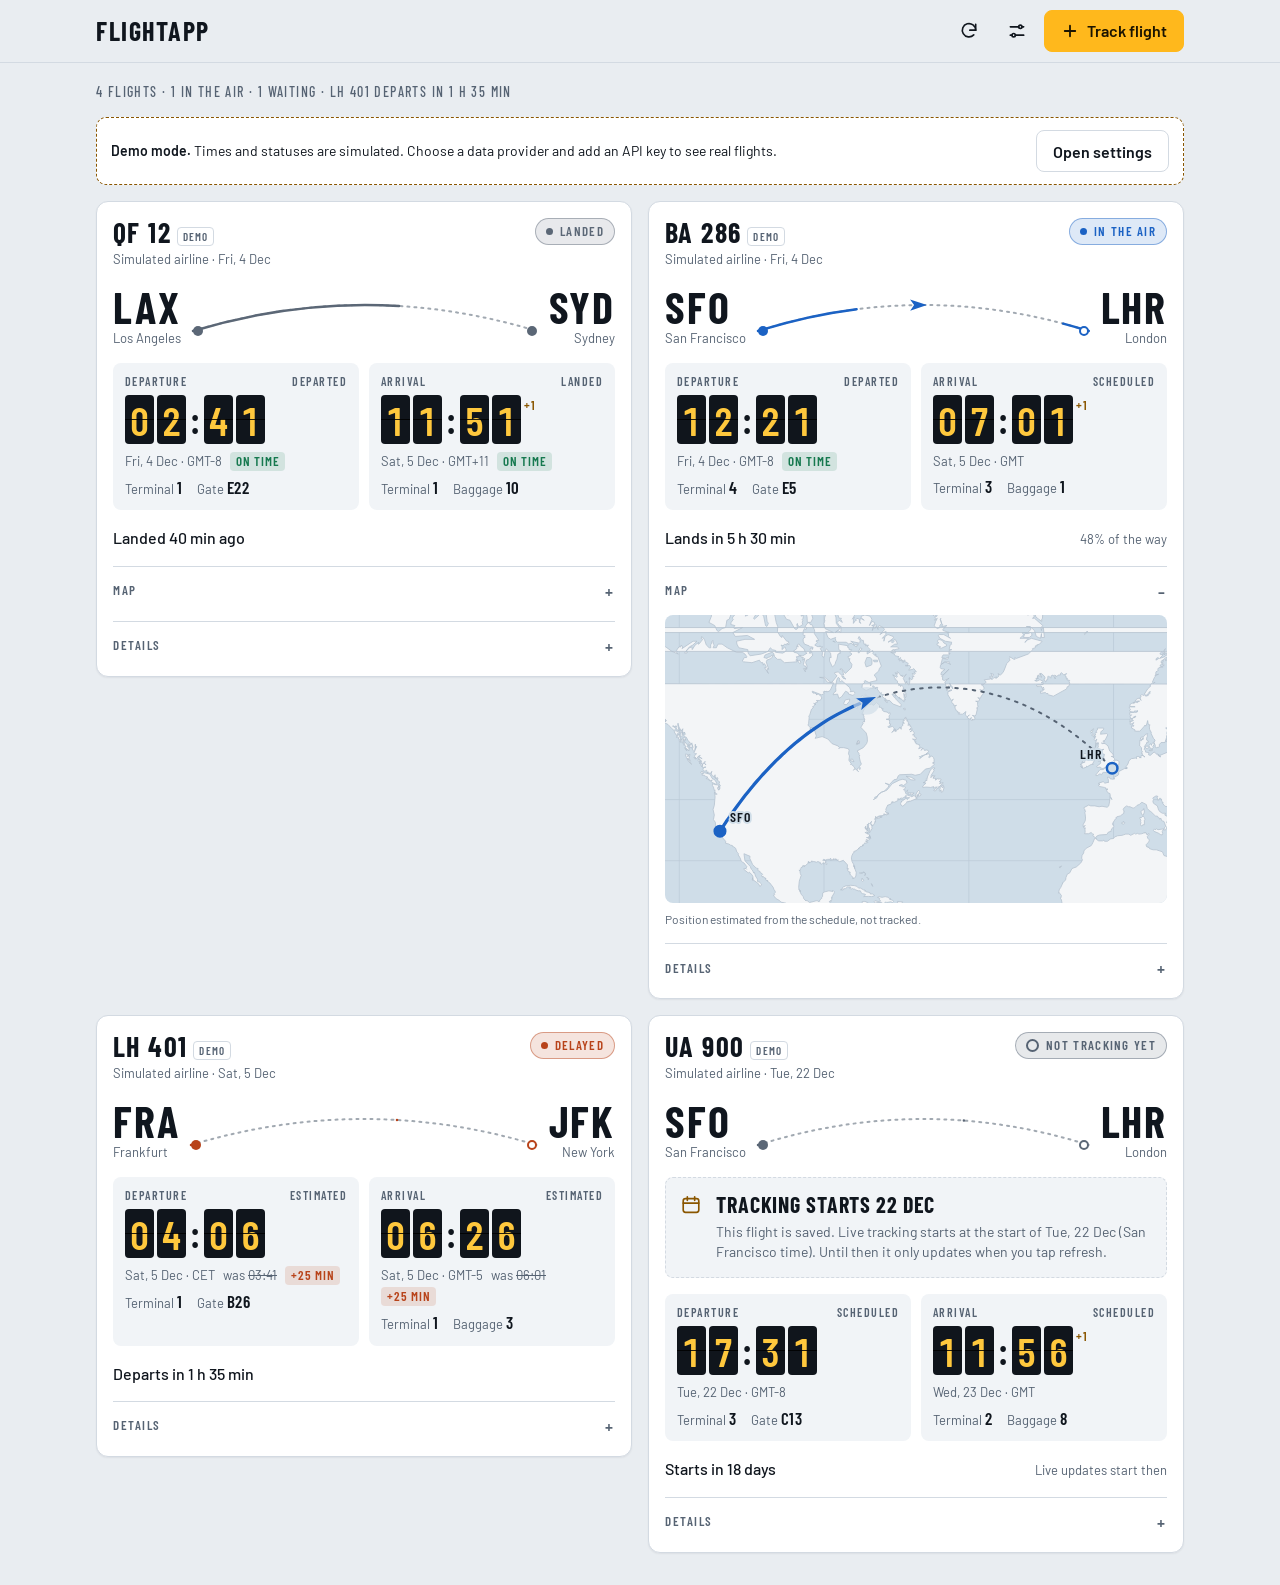
<file: index.html>
<!doctype html>
<html lang="en">
<head>
<meta charset="utf-8">
<meta name="viewport" content="width=device-width, initial-scale=1, viewport-fit=cover">
<title>Flightapp</title>
<meta name="description" content="Live status for the flights you are tracking: gates, delays, progress and arrival times.">
<meta name="theme-color" content="#e9edf1" media="(prefers-color-scheme: light)">
<meta name="theme-color" content="#0b0f14" media="(prefers-color-scheme: dark)">
<meta name="color-scheme" content="light dark">
<link rel="manifest" href="manifest.webmanifest">
<link rel="icon" href="icons/icon.svg" type="image/svg+xml">
<link rel="apple-touch-icon" href="icons/apple-touch-icon.png">
<meta name="apple-mobile-web-app-capable" content="yes">
<meta name="mobile-web-app-capable" content="yes">
<meta name="apple-mobile-web-app-title" content="Flightapp">
<link rel="preload" href="fonts/barlow-condensed-latin-600-normal.woff2" as="font" type="font/woff2" crossorigin>
<link rel="stylesheet" href="styles.css">
</head>
<body>
<header class="bar">
  <div class="bar-in">
    <h1 class="brand">Flightapp</h1>
    <span id="net" class="net" role="status" aria-live="polite"></span>
    <div class="bar-actions">
      <button id="btn-refresh" class="icon-btn" type="button" aria-label="Refresh all flights" title="Refresh all">
        <svg viewBox="0 0 24 24" width="20" height="20" fill="none" stroke="currentColor" stroke-width="2" stroke-linecap="round" stroke-linejoin="round" aria-hidden="true"><path d="M20 11a8 8 0 1 0-2.3 5.7"/><path d="M20 4v7h-7"/></svg>
      </button>
      <button id="btn-settings" class="icon-btn" type="button" aria-label="Settings" title="Settings">
        <svg viewBox="0 0 24 24" width="20" height="20" fill="none" stroke="currentColor" stroke-width="2" stroke-linecap="round" stroke-linejoin="round" aria-hidden="true"><path d="M4 7h10M18 7h2M4 17h2M10 17h10"/><circle cx="16" cy="7" r="2"/><circle cx="8" cy="17" r="2"/></svg>
      </button>
      <button id="btn-add" class="btn btn-primary" type="button" aria-label="Track a flight">
        <svg viewBox="0 0 24 24" width="18" height="18" fill="none" stroke="currentColor" stroke-width="2.4" stroke-linecap="round" aria-hidden="true"><path d="M12 5v14M5 12h14"/></svg>
        <span>Track flight</span>
      </button>
    </div>
  </div>
</header>

<main class="wrap">
  <p id="summary" class="summary" aria-live="polite"></p>
  <div id="banner" class="banner" hidden>
    <p><strong>Demo mode.</strong> Times and statuses are simulated. Choose a data provider and add an API key to see real flights.</p>
    <button id="banner-settings" class="btn" type="button">Open settings</button>
  </div>
  <section id="list" class="grid" aria-label="Tracked flights"></section>
  <div id="empty" class="empty" hidden>
    <p class="empty-title">No flights yet</p>
    <p>Add a flight number, the date it departs and the two airports. The board updates itself while this app is open.</p>
    <button id="empty-add" class="btn btn-primary" type="button">Track a flight</button>
    <a class="empty-link" href="guide.html">How it works</a>
  </div>
</main>

<dialog id="dlg-add" aria-labelledby="add-title">
  <form id="form-add" method="dialog" novalidate>
    <h2 id="add-title">Track a flight</h2>
    <div class="fields">
      <label class="field span2" for="f-ident">
        <span>Flight number</span>
        <input id="f-ident" name="ident" type="text" inputmode="text" autocomplete="off" autocapitalize="characters" spellcheck="false" placeholder="BA 286" maxlength="10" required>
      </label>
      <label class="field span2" for="f-date">
        <span>Departure date <small>(local to the departure airport)</small></span>
        <input id="f-date" name="date" type="date" required>
      </label>
      <label class="field" for="f-from">
        <span>From</span>
        <input id="f-from" name="from" type="text" list="airports" autocomplete="off" autocapitalize="characters" spellcheck="false" placeholder="SFO" maxlength="3" required>
      </label>
      <label class="field" for="f-to">
        <span>To</span>
        <input id="f-to" name="to" type="text" list="airports" autocomplete="off" autocapitalize="characters" spellcheck="false" placeholder="LHR" maxlength="3" required>
      </label>
    </div>
    <p class="hint">Use the 3-letter IATA airport codes. Flights with stops share one number, so the two airports pick the right leg.</p>
    <p id="add-error" class="form-error" role="alert" hidden></p>
    <div class="actions">
      <button class="btn" type="button" data-close>Cancel</button>
      <button class="btn btn-primary" type="submit">Start tracking</button>
    </div>
  </form>
  <datalist id="airports"></datalist>
</dialog>

<dialog id="dlg-set" aria-labelledby="set-title">
  <form id="form-set" method="dialog" novalidate>
    <h2 id="set-title">Settings</h2>
    <div class="fields">
      <label class="field span2" for="s-provider">
        <span>Flight data provider</span>
        <select id="s-provider" name="provider"></select>
      </label>
      <label class="field span2" for="s-key" id="row-key">
        <span>API key</span>
        <input id="s-key" name="apiKey" type="password" autocomplete="off" spellcheck="false">
      </label>
      <label class="field span2" for="s-proxy" id="row-proxy">
        <span>Proxy address <small>(optional)</small></span>
        <input id="s-proxy" name="proxy" type="url" autocomplete="off" spellcheck="false" placeholder="https://your-proxy.example.workers.dev">
      </label>
      <label class="field span2" for="s-refresh">
        <span>Refresh during a flight</span>
        <select id="s-refresh" name="refresh">
          <option value="5">Every 5 minutes</option>
          <option value="15">Every 15 minutes</option>
          <option value="30">Every 30 minutes</option>
          <option value="0">Only when I tap refresh</option>
        </select>
      </label>
    </div>
    <p id="provider-hint" class="hint"></p>
    <p class="hint">Your key and flights stay in this browser. Requests go straight to the provider you choose.</p>
    <p class="hint hint-links"><a href="guide.html">User guide</a><a href="guide.html#providers">Providers and keys</a><a href="guide.html#refresh">How refreshing works</a></p>
    <p class="hint">Build 14 (preview lookup for future flights)</p>
    <div class="actions actions-split">
      <button class="btn btn-danger" type="button" id="btn-clear">Remove all flights</button>
      <span class="grow"></span>
      <button class="btn" type="button" data-close>Cancel</button>
      <button class="btn btn-primary" type="submit">Save</button>
    </div>
  </form>
</dialog>

<div id="toast" class="toast" role="status" aria-live="polite" hidden></div>
<script type="module" src="js/app.js"></script>
</body>
</html>
</file>
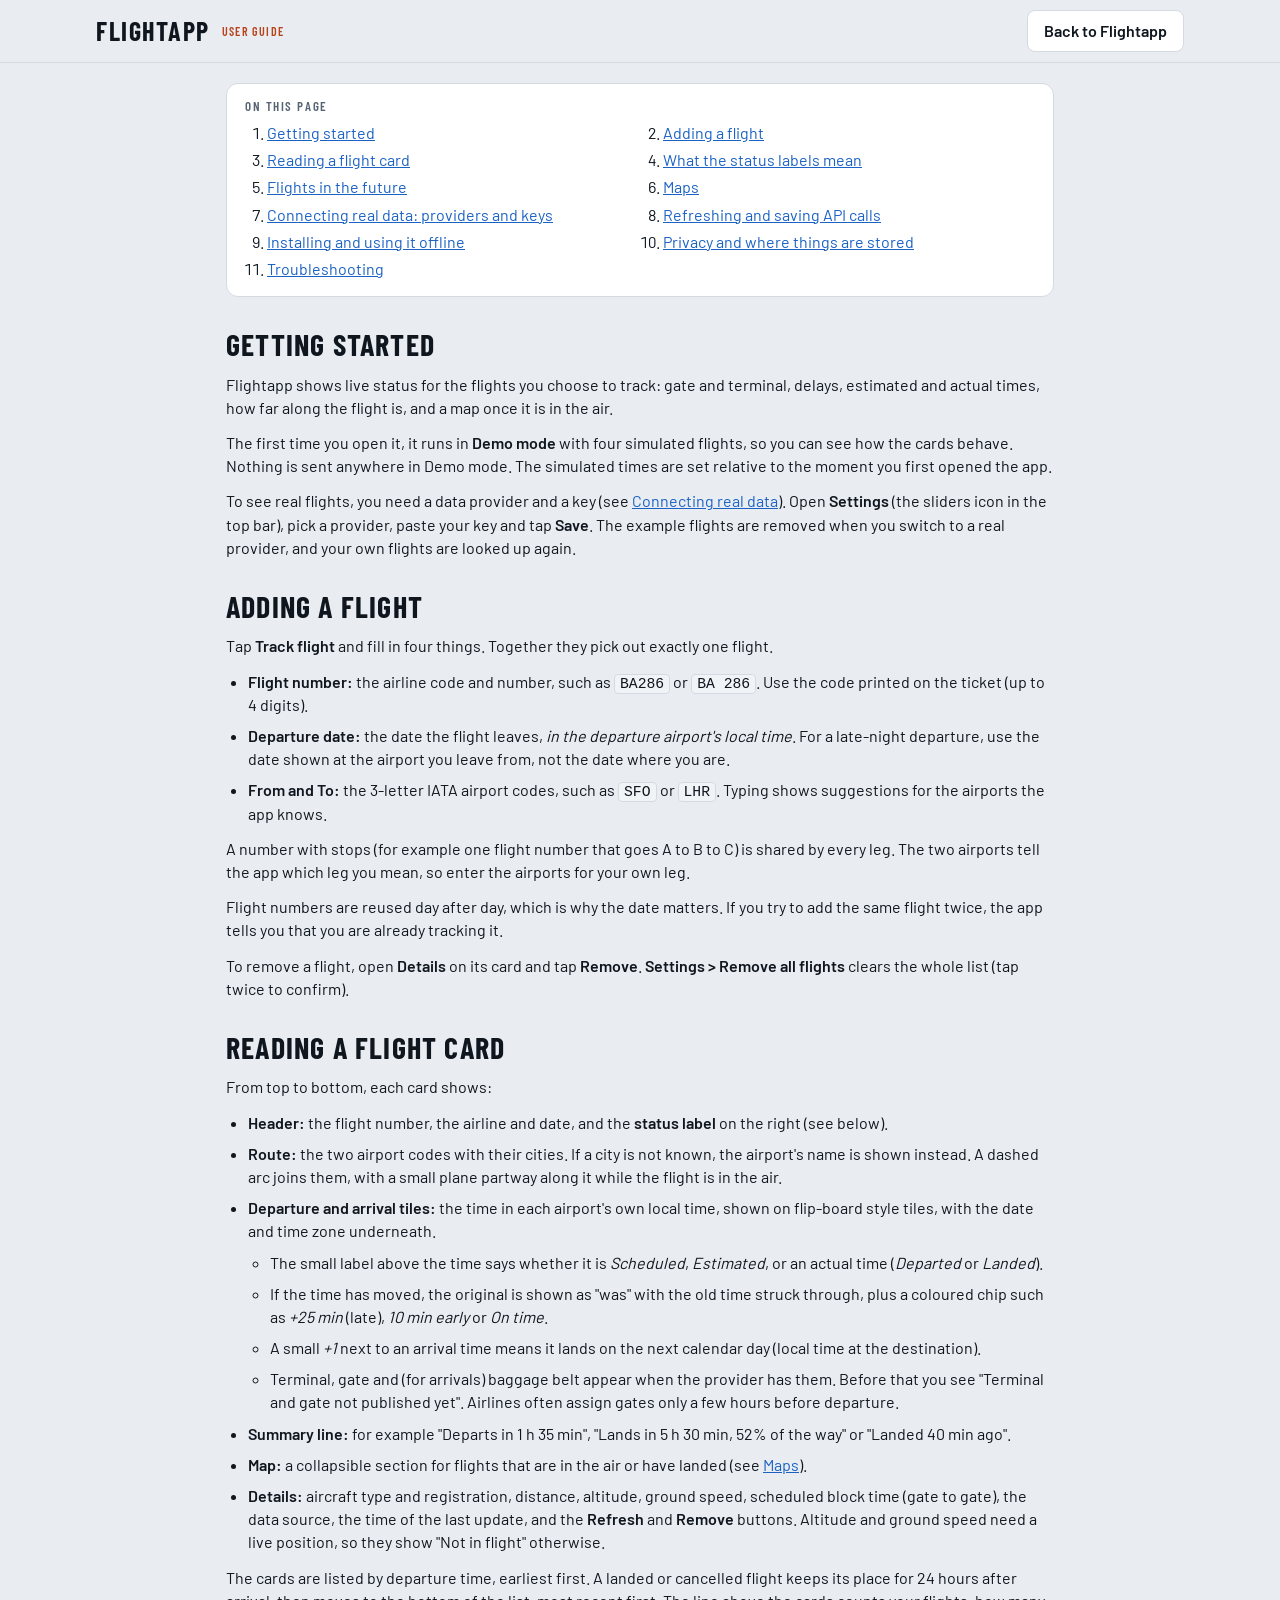
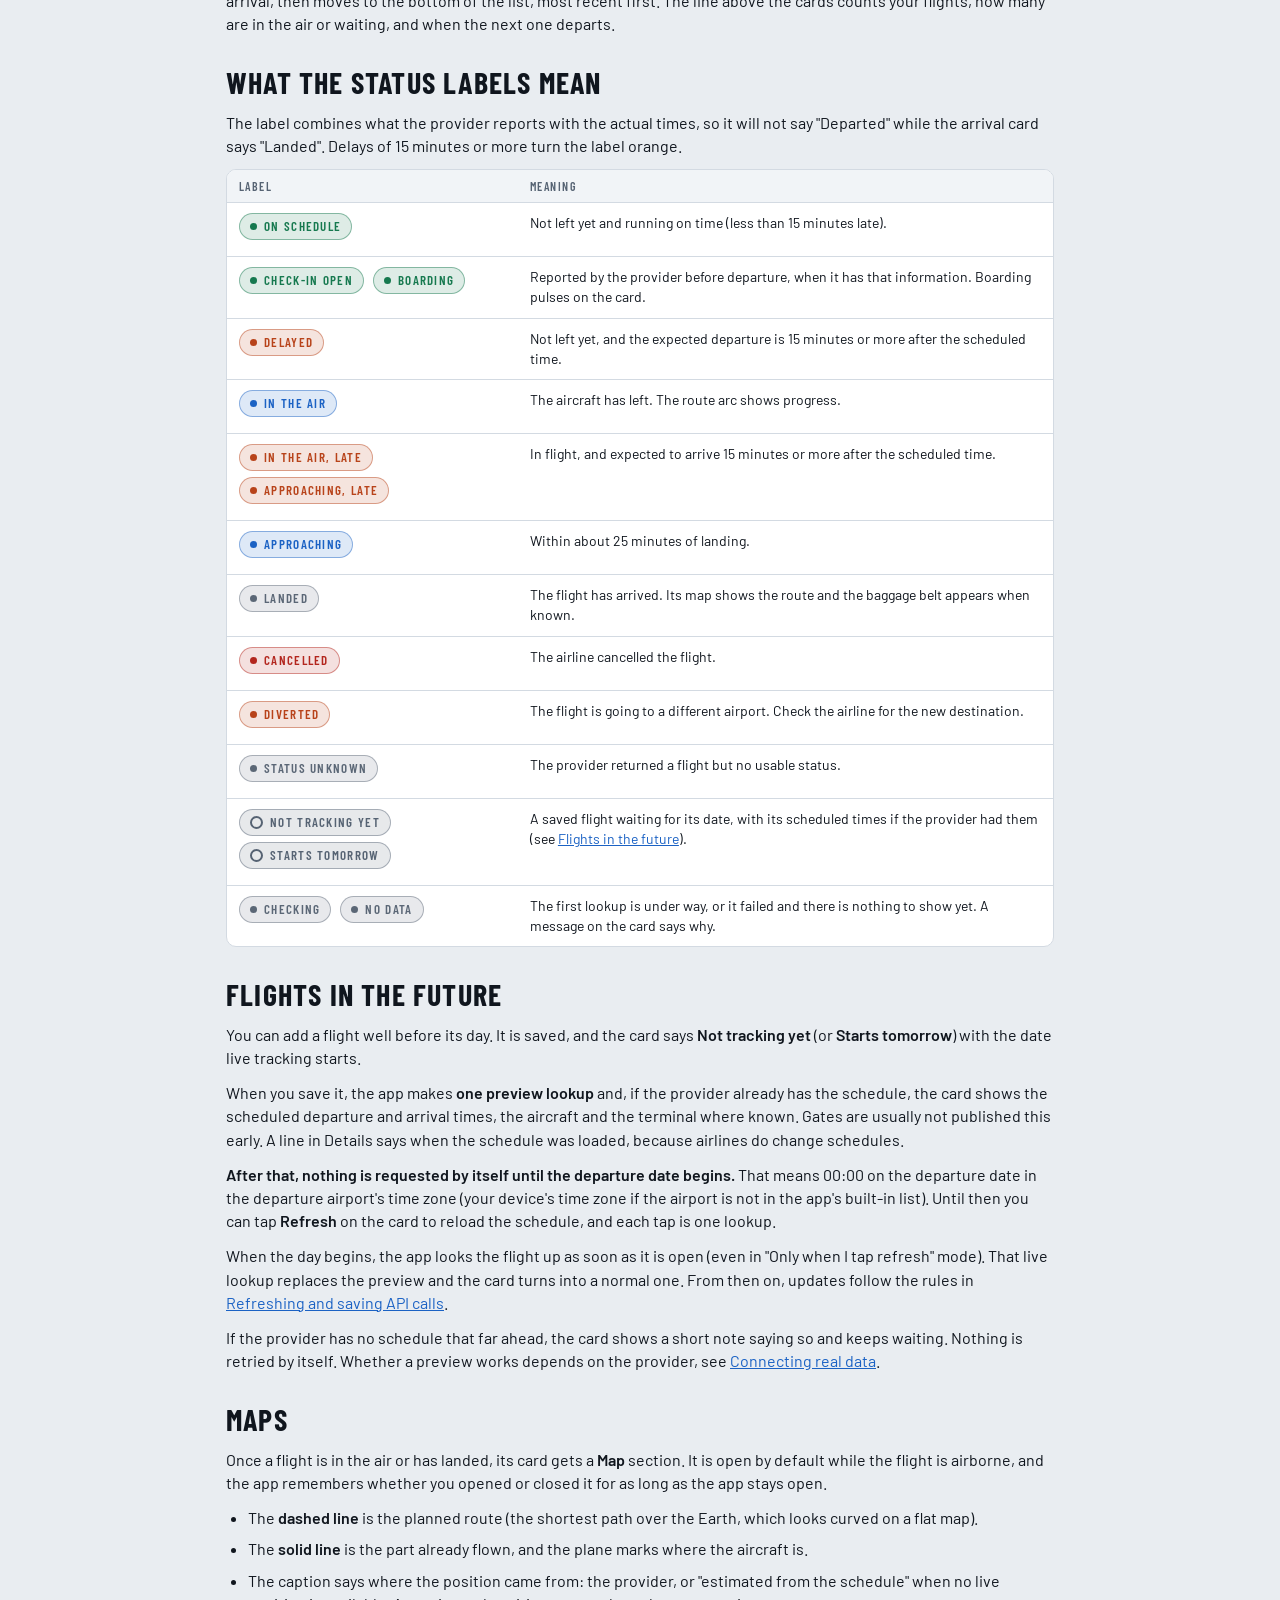
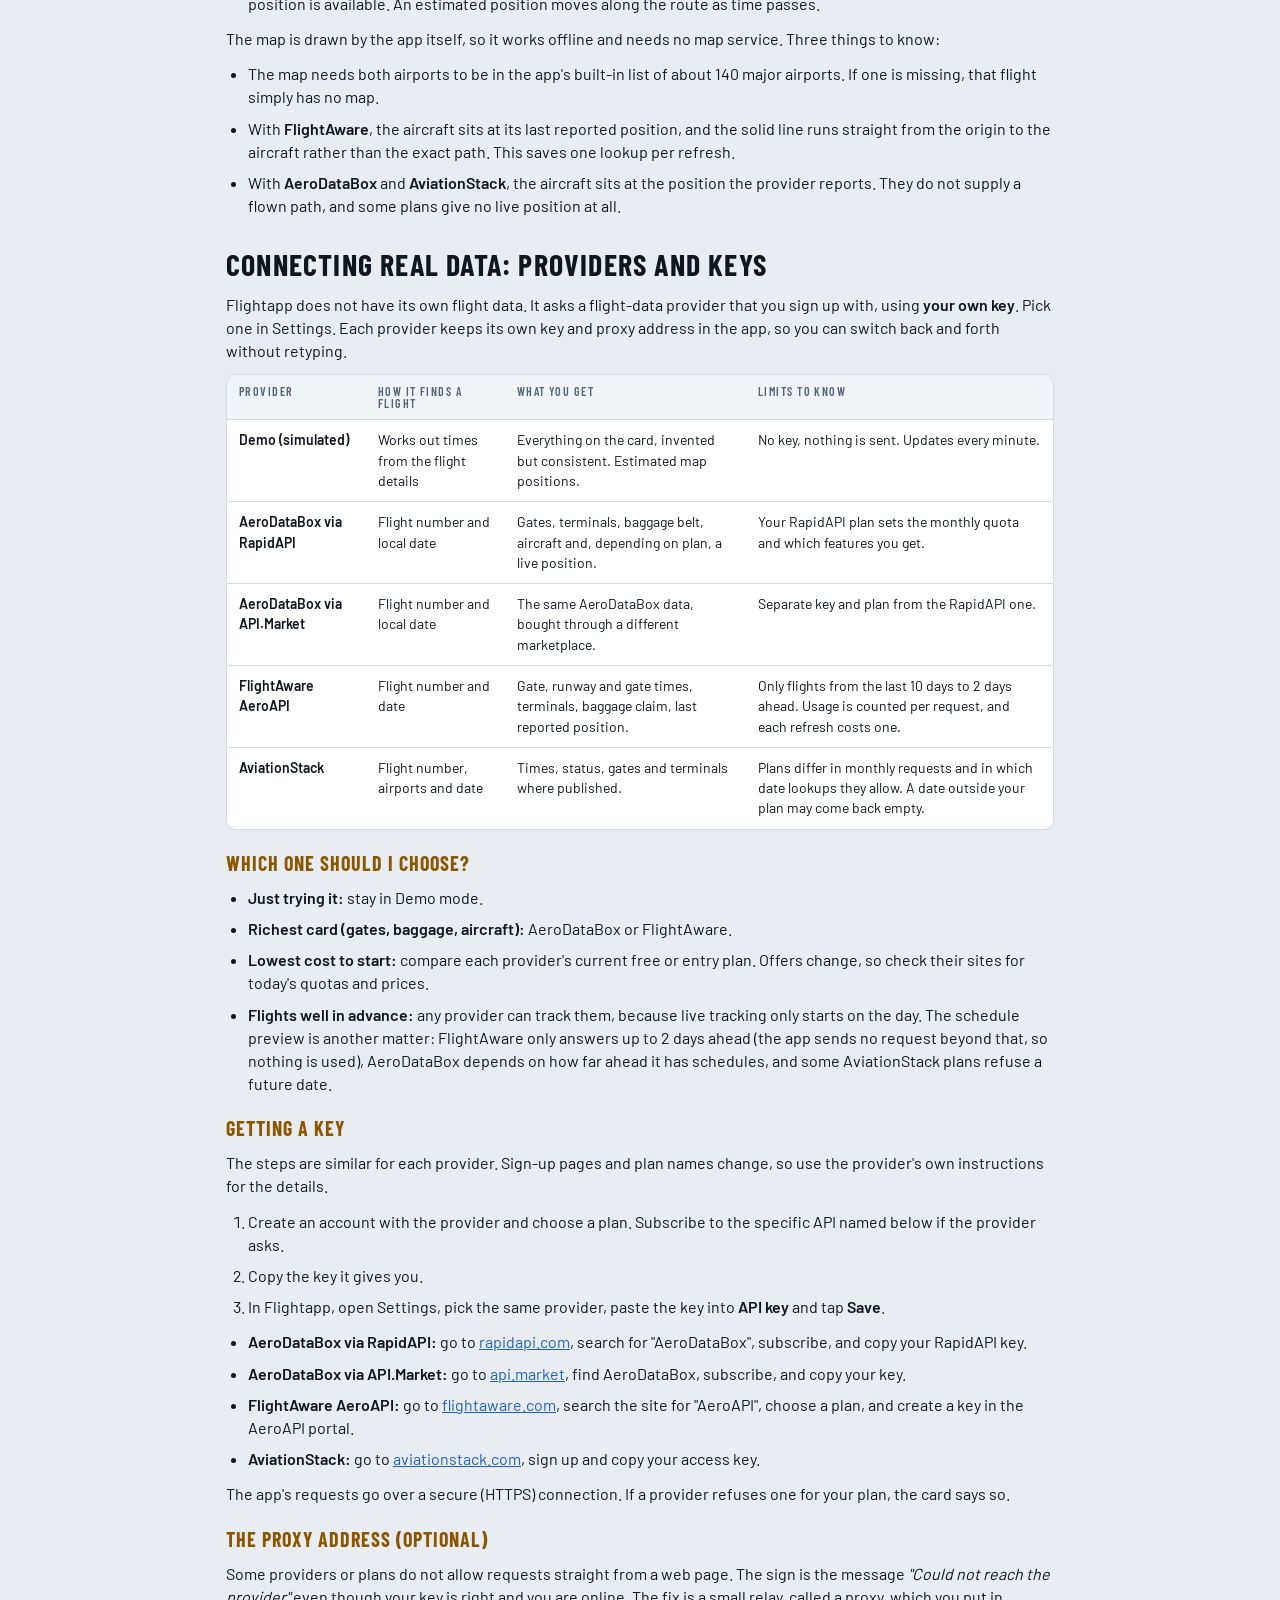
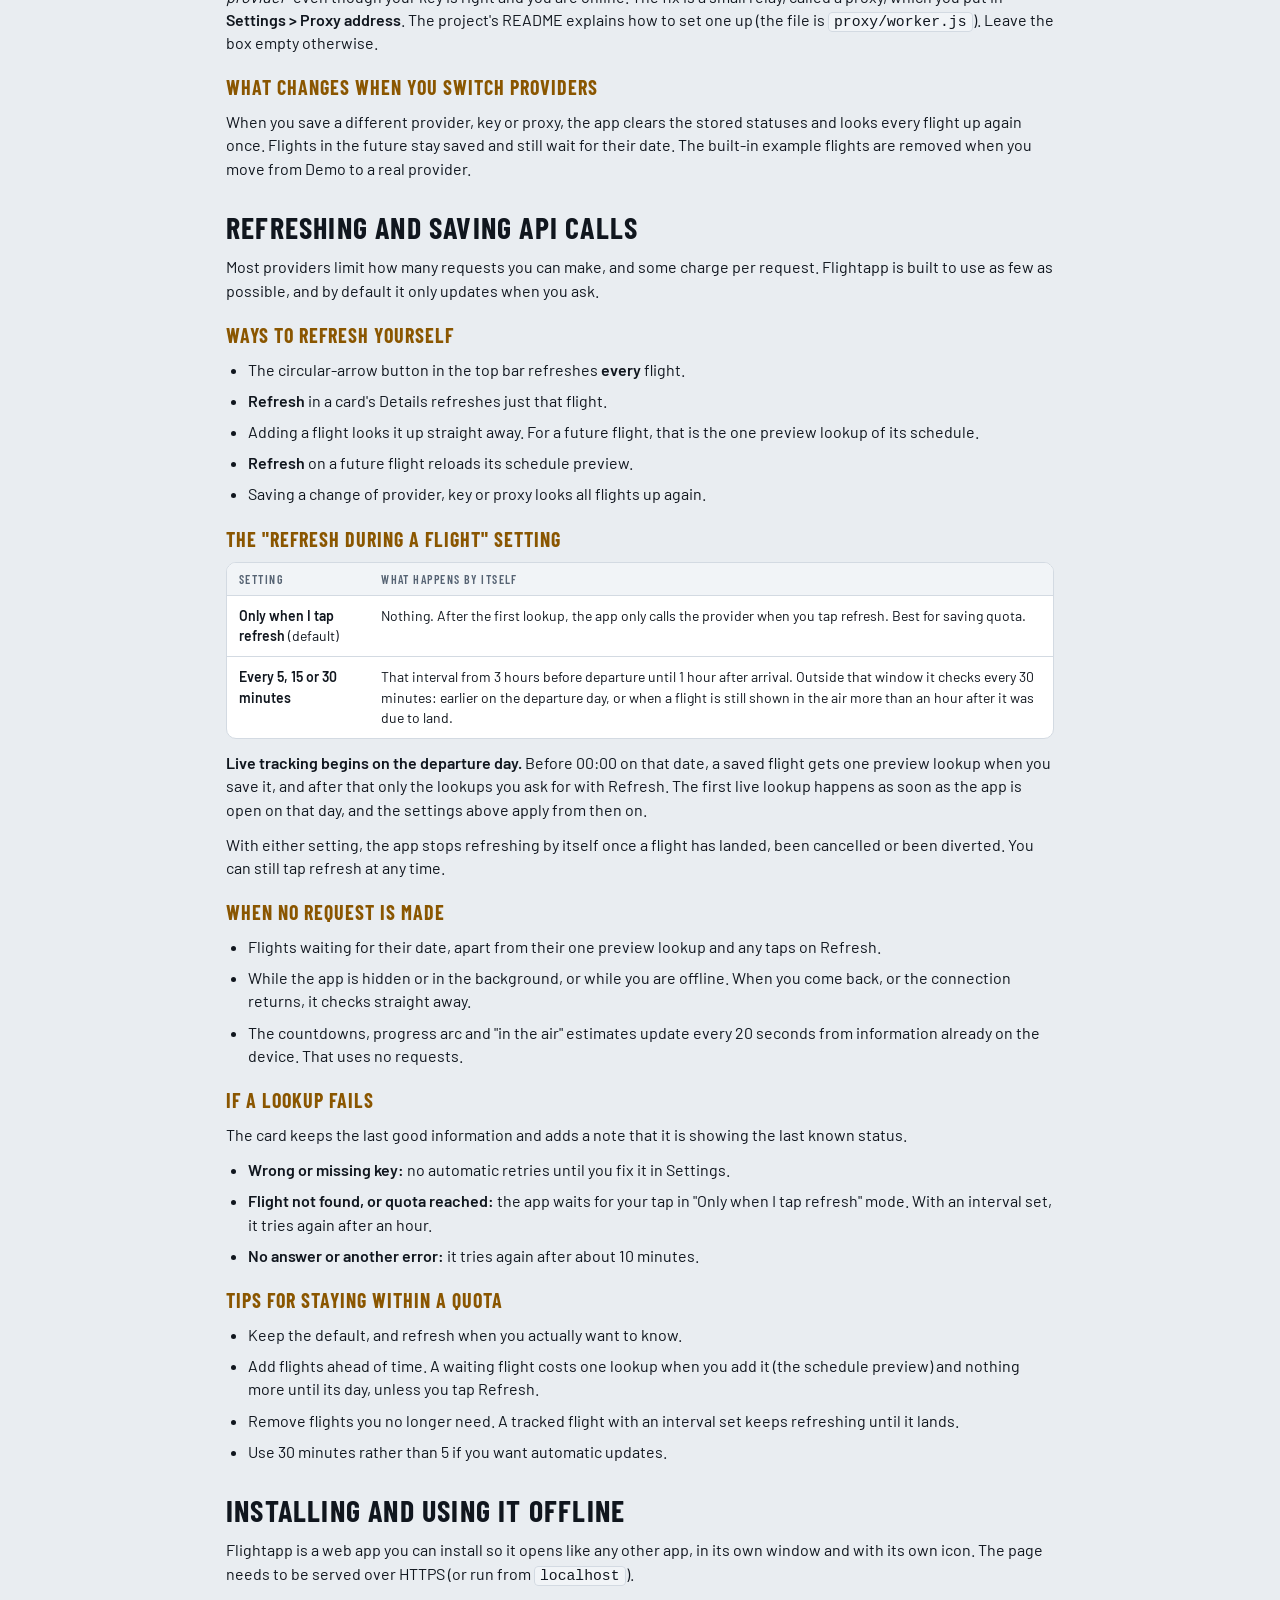
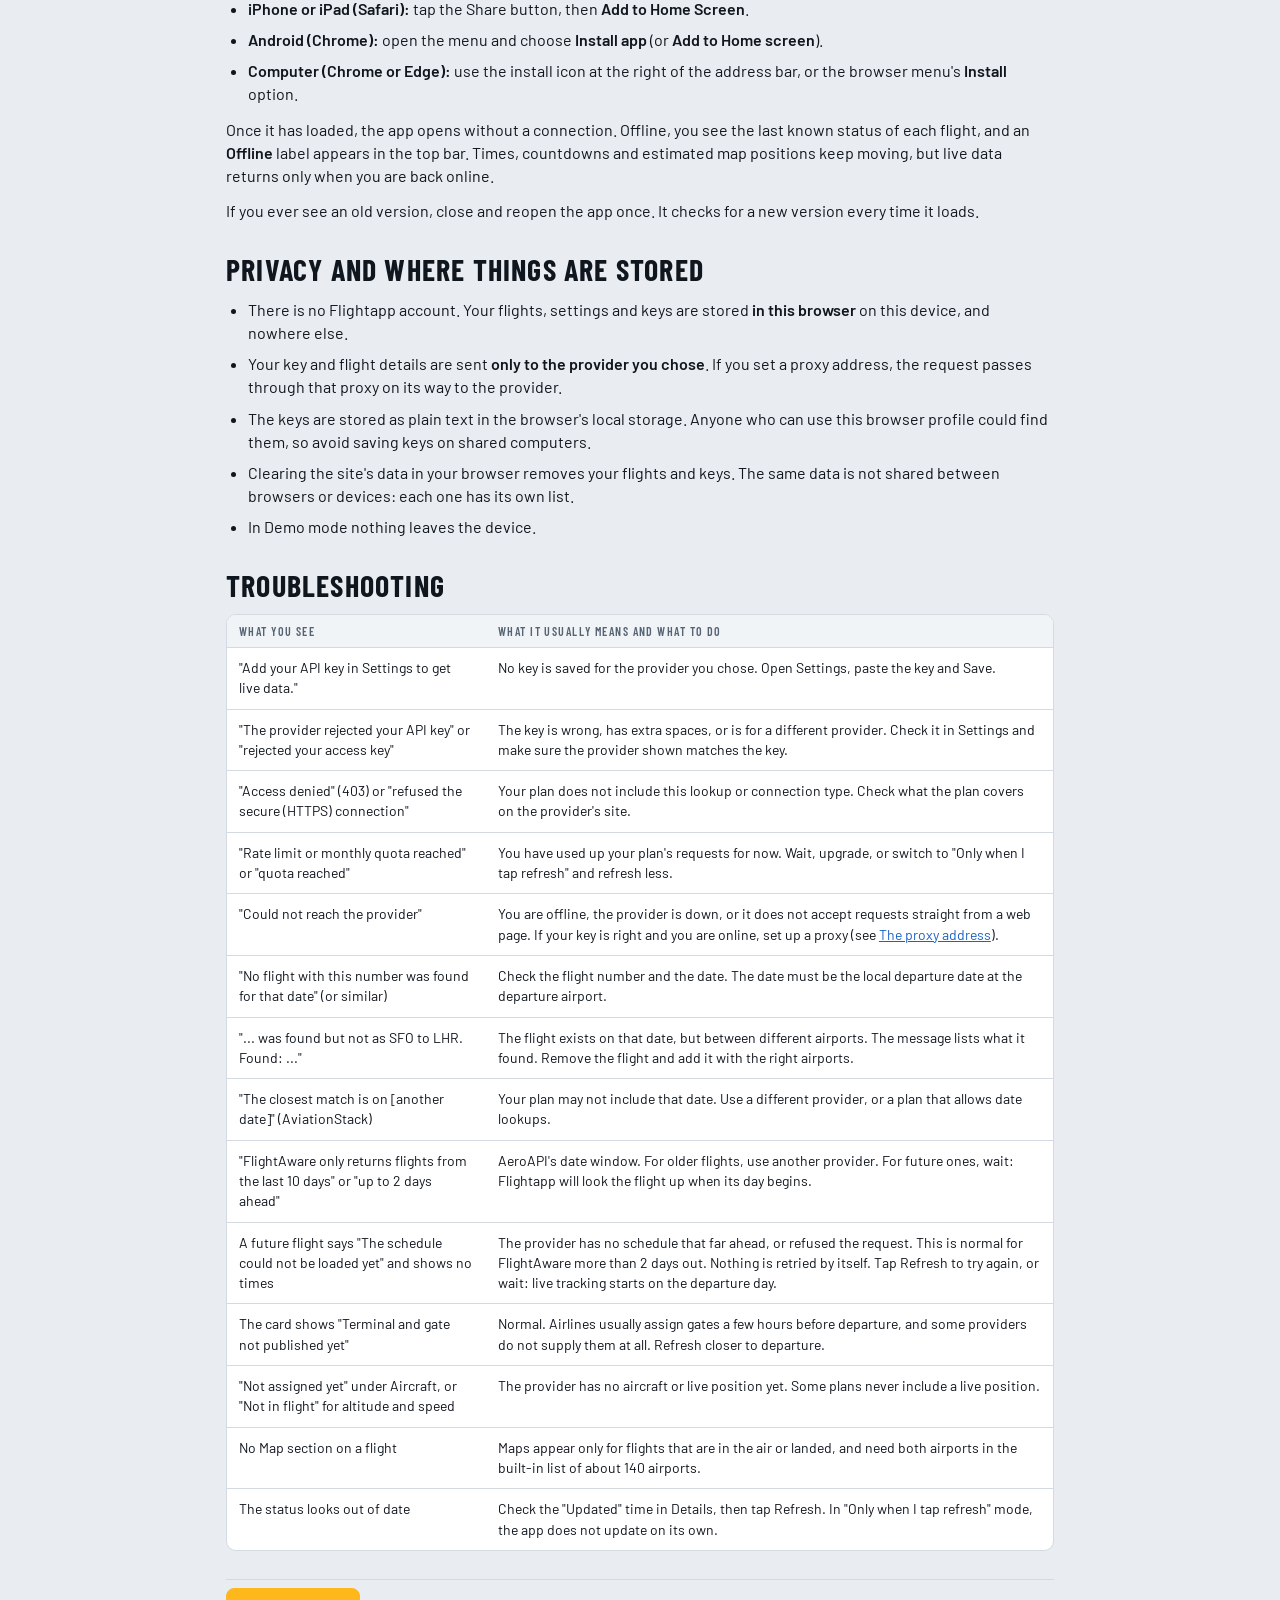
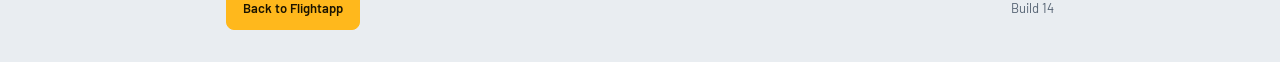
<file: guide.html>
<!doctype html>
<html lang="en">
<head>
<meta charset="utf-8">
<meta name="viewport" content="width=device-width, initial-scale=1, viewport-fit=cover">
<title>Flightapp user guide</title>
<meta name="description" content="How to track flights with Flightapp: adding flights, reading cards, connecting a data provider and managing refreshes.">
<meta name="theme-color" content="#e9edf1" media="(prefers-color-scheme: light)">
<meta name="theme-color" content="#0b0f14" media="(prefers-color-scheme: dark)">
<meta name="color-scheme" content="light dark">
<link rel="manifest" href="manifest.webmanifest">
<link rel="icon" href="icons/icon.svg" type="image/svg+xml">
<link rel="apple-touch-icon" href="icons/apple-touch-icon.png">
<link rel="preload" href="fonts/barlow-condensed-latin-600-normal.woff2" as="font" type="font/woff2" crossorigin>
<link rel="stylesheet" href="styles.css">
</head>
<body>
<header class="bar">
  <div class="bar-in">
    <h1 class="brand"><a href="index.html">Flightapp</a></h1>
    <span class="net">User guide</span>
    <div class="bar-actions">
      <a class="btn" href="index.html">Back to Flightapp</a>
    </div>
  </div>
</header>

<main class="wrap guide">
  <nav class="toc" aria-label="On this page">
    <p class="toc-title">On this page</p>
    <ol>
      <li><a href="#start">Getting started</a></li>
      <li><a href="#add">Adding a flight</a></li>
      <li><a href="#card">Reading a flight card</a></li>
      <li><a href="#status">What the status labels mean</a></li>
      <li><a href="#future">Flights in the future</a></li>
      <li><a href="#maps">Maps</a></li>
      <li><a href="#providers">Connecting real data: providers and keys</a></li>
      <li><a href="#refresh">Refreshing and saving API calls</a></li>
      <li><a href="#install">Installing and using it offline</a></li>
      <li><a href="#privacy">Privacy and where things are stored</a></li>
      <li><a href="#trouble">Troubleshooting</a></li>
    </ol>
  </nav>

  <section class="gsec" id="start">
    <h2>Getting started</h2>
    <p>Flightapp shows live status for the flights you choose to track: gate and terminal, delays, estimated and actual times, how far along the flight is, and a map once it is in the air.</p>
    <p>The first time you open it, it runs in <strong>Demo mode</strong> with four simulated flights, so you can see how the cards behave. Nothing is sent anywhere in Demo mode. The simulated times are set relative to the moment you first opened the app.</p>
    <p>To see real flights, you need a data provider and a key (see <a href="#providers">Connecting real data</a>). Open <strong>Settings</strong> (the sliders icon in the top bar), pick a provider, paste your key and tap <strong>Save</strong>. The example flights are removed when you switch to a real provider, and your own flights are looked up again.</p>
  </section>

  <section class="gsec" id="add">
    <h2>Adding a flight</h2>
    <p>Tap <strong>Track flight</strong> and fill in four things. Together they pick out exactly one flight.</p>
    <ul>
      <li><strong>Flight number:</strong> the airline code and number, such as <code>BA286</code> or <code>BA 286</code>. Use the code printed on the ticket (up to 4 digits).</li>
      <li><strong>Departure date:</strong> the date the flight leaves, <em>in the departure airport's local time</em>. For a late-night departure, use the date shown at the airport you leave from, not the date where you are.</li>
      <li><strong>From and To:</strong> the 3-letter IATA airport codes, such as <code>SFO</code> or <code>LHR</code>. Typing shows suggestions for the airports the app knows.</li>
    </ul>
    <p>A number with stops (for example one flight number that goes A to B to C) is shared by every leg. The two airports tell the app which leg you mean, so enter the airports for your own leg.</p>
    <p>Flight numbers are reused day after day, which is why the date matters. If you try to add the same flight twice, the app tells you that you are already tracking it.</p>
    <p>To remove a flight, open <strong>Details</strong> on its card and tap <strong>Remove</strong>. <strong>Settings > Remove all flights</strong> clears the whole list (tap twice to confirm).</p>
  </section>

  <section class="gsec" id="card">
    <h2>Reading a flight card</h2>
    <p>From top to bottom, each card shows:</p>
    <ul>
      <li><strong>Header:</strong> the flight number, the airline and date, and the <strong>status label</strong> on the right (see below).</li>
      <li><strong>Route:</strong> the two airport codes with their cities. If a city is not known, the airport's name is shown instead. A dashed arc joins them, with a small plane partway along it while the flight is in the air.</li>
      <li><strong>Departure and arrival tiles:</strong> the time in each airport's own local time, shown on flip-board style tiles, with the date and time zone underneath.
        <ul>
          <li>The small label above the time says whether it is <em>Scheduled</em>, <em>Estimated</em>, or an actual time (<em>Departed</em> or <em>Landed</em>).</li>
          <li>If the time has moved, the original is shown as "was" with the old time struck through, plus a coloured chip such as <em>+25 min</em> (late), <em>10 min early</em> or <em>On time</em>.</li>
          <li>A small <em>+1</em> next to an arrival time means it lands on the next calendar day (local time at the destination).</li>
          <li>Terminal, gate and (for arrivals) baggage belt appear when the provider has them. Before that you see "Terminal and gate not published yet". Airlines often assign gates only a few hours before departure.</li>
        </ul>
      </li>
      <li><strong>Summary line:</strong> for example "Departs in 1 h 35 min", "Lands in 5 h 30 min, 52% of the way" or "Landed 40 min ago".</li>
      <li><strong>Map:</strong> a collapsible section for flights that are in the air or have landed (see <a href="#maps">Maps</a>).</li>
      <li><strong>Details:</strong> aircraft type and registration, distance, altitude, ground speed, scheduled block time (gate to gate), the data source, the time of the last update, and the <strong>Refresh</strong> and <strong>Remove</strong> buttons. Altitude and ground speed need a live position, so they show "Not in flight" otherwise.</li>
    </ul>
    <p>The cards are listed by departure time, earliest first. A landed or cancelled flight keeps its place for 24 hours after arrival, then moves to the bottom of the list, most recent first. The line above the cards counts your flights, how many are in the air or waiting, and when the next one departs.</p>
  </section>

  <section class="gsec" id="status">
    <h2>What the status labels mean</h2>
    <p>The label combines what the provider reports with the actual times, so it will not say "Departed" while the arrival card says "Landed". Delays of 15 minutes or more turn the label orange.</p>
    <div class="tablewrap">
      <table class="gtable">
        <thead><tr><th>Label</th><th>Meaning</th></tr></thead>
        <tbody>
          <tr><td><span class="pill gp ok">On schedule</span></td><td>Not left yet and running on time (less than 15 minutes late).</td></tr>
          <tr><td><span class="pill gp ok">Check-in open</span> <span class="pill gp ok">Boarding</span></td><td>Reported by the provider before departure, when it has that information. Boarding pulses on the card.</td></tr>
          <tr><td><span class="pill gp late">Delayed</span></td><td>Not left yet, and the expected departure is 15 minutes or more after the scheduled time.</td></tr>
          <tr><td><span class="pill gp air">In the air</span></td><td>The aircraft has left. The route arc shows progress.</td></tr>
          <tr><td><span class="pill gp late">In the air, late</span> <span class="pill gp late">Approaching, late</span></td><td>In flight, and expected to arrive 15 minutes or more after the scheduled time.</td></tr>
          <tr><td><span class="pill gp air">Approaching</span></td><td>Within about 25 minutes of landing.</td></tr>
          <tr><td><span class="pill gp done">Landed</span></td><td>The flight has arrived. Its map shows the route and the baggage belt appears when known.</td></tr>
          <tr><td><span class="pill gp bad">Cancelled</span></td><td>The airline cancelled the flight.</td></tr>
          <tr><td><span class="pill gp late">Diverted</span></td><td>The flight is going to a different airport. Check the airline for the new destination.</td></tr>
          <tr><td><span class="pill gp done">Status unknown</span></td><td>The provider returned a flight but no usable status.</td></tr>
          <tr><td><span class="pill gp wait">Not tracking yet</span> <span class="pill gp wait">Starts tomorrow</span></td><td>A saved flight waiting for its date, with its scheduled times if the provider had them (see <a href="#future">Flights in the future</a>).</td></tr>
          <tr><td><span class="pill gp done">Checking</span> <span class="pill gp done">No data</span></td><td>The first lookup is under way, or it failed and there is nothing to show yet. A message on the card says why.</td></tr>
        </tbody>
      </table>
    </div>
  </section>

  <section class="gsec" id="future">
    <h2>Flights in the future</h2>
    <p>You can add a flight well before its day. It is saved, and the card says <strong>Not tracking yet</strong> (or <strong>Starts tomorrow</strong>) with the date live tracking starts.</p>
    <p>When you save it, the app makes <strong>one preview lookup</strong> and, if the provider already has the schedule, the card shows the scheduled departure and arrival times, the aircraft and the terminal where known. Gates are usually not published this early. A line in Details says when the schedule was loaded, because airlines do change schedules.</p>
    <p><strong>After that, nothing is requested by itself until the departure date begins.</strong> That means 00:00 on the departure date in the departure airport's time zone (your device's time zone if the airport is not in the app's built-in list). Until then you can tap <strong>Refresh</strong> on the card to reload the schedule, and each tap is one lookup.</p>
    <p>When the day begins, the app looks the flight up as soon as it is open (even in "Only when I tap refresh" mode). That live lookup replaces the preview and the card turns into a normal one. From then on, updates follow the rules in <a href="#refresh">Refreshing and saving API calls</a>.</p>
    <p>If the provider has no schedule that far ahead, the card shows a short note saying so and keeps waiting. Nothing is retried by itself. Whether a preview works depends on the provider, see <a href="#providers">Connecting real data</a>.</p>
  </section>

  <section class="gsec" id="maps">
    <h2>Maps</h2>
    <p>Once a flight is in the air or has landed, its card gets a <strong>Map</strong> section. It is open by default while the flight is airborne, and the app remembers whether you opened or closed it for as long as the app stays open.</p>
    <ul>
      <li>The <strong>dashed line</strong> is the planned route (the shortest path over the Earth, which looks curved on a flat map).</li>
      <li>The <strong>solid line</strong> is the part already flown, and the plane marks where the aircraft is.</li>
      <li>The caption says where the position came from: the provider, or "estimated from the schedule" when no live position is available. An estimated position moves along the route as time passes.</li>
    </ul>
    <p>The map is drawn by the app itself, so it works offline and needs no map service. Three things to know:</p>
    <ul>
      <li>The map needs both airports to be in the app's built-in list of about 140 major airports. If one is missing, that flight simply has no map.</li>
      <li>With <strong>FlightAware</strong>, the aircraft sits at its last reported position, and the solid line runs straight from the origin to the aircraft rather than the exact path. This saves one lookup per refresh.</li>
      <li>With <strong>AeroDataBox</strong> and <strong>AviationStack</strong>, the aircraft sits at the position the provider reports. They do not supply a flown path, and some plans give no live position at all.</li>
    </ul>
  </section>

  <section class="gsec" id="providers">
    <h2>Connecting real data: providers and keys</h2>
    <p>Flightapp does not have its own flight data. It asks a flight-data provider that you sign up with, using <strong>your own key</strong>. Pick one in Settings. Each provider keeps its own key and proxy address in the app, so you can switch back and forth without retyping.</p>

    <div class="tablewrap">
      <table class="gtable">
        <thead><tr><th>Provider</th><th>How it finds a flight</th><th>What you get</th><th>Limits to know</th></tr></thead>
        <tbody>
          <tr><td><strong>Demo (simulated)</strong></td><td>Works out times from the flight details</td><td>Everything on the card, invented but consistent. Estimated map positions.</td><td>No key, nothing is sent. Updates every minute.</td></tr>
          <tr><td><strong>AeroDataBox via RapidAPI</strong></td><td>Flight number and local date</td><td>Gates, terminals, baggage belt, aircraft and, depending on plan, a live position.</td><td>Your RapidAPI plan sets the monthly quota and which features you get.</td></tr>
          <tr><td><strong>AeroDataBox via API.Market</strong></td><td>Flight number and local date</td><td>The same AeroDataBox data, bought through a different marketplace.</td><td>Separate key and plan from the RapidAPI one.</td></tr>
          <tr><td><strong>FlightAware AeroAPI</strong></td><td>Flight number and date</td><td>Gate, runway and gate times, terminals, baggage claim, last reported position.</td><td>Only flights from the last 10 days to 2 days ahead. Usage is counted per request, and each refresh costs one.</td></tr>
          <tr><td><strong>AviationStack</strong></td><td>Flight number, airports and date</td><td>Times, status, gates and terminals where published.</td><td>Plans differ in monthly requests and in which date lookups they allow. A date outside your plan may come back empty.</td></tr>
        </tbody>
      </table>
    </div>

    <h3>Which one should I choose?</h3>
    <ul>
      <li><strong>Just trying it:</strong> stay in Demo mode.</li>
      <li><strong>Richest card (gates, baggage, aircraft):</strong> AeroDataBox or FlightAware.</li>
      <li><strong>Lowest cost to start:</strong> compare each provider's current free or entry plan. Offers change, so check their sites for today's quotas and prices.</li>
      <li><strong>Flights well in advance:</strong> any provider can track them, because live tracking only starts on the day. The schedule preview is another matter: FlightAware only answers up to 2 days ahead (the app sends no request beyond that, so nothing is used), AeroDataBox depends on how far ahead it has schedules, and some AviationStack plans refuse a future date.</li>
    </ul>

    <h3>Getting a key</h3>
    <p>The steps are similar for each provider. Sign-up pages and plan names change, so use the provider's own instructions for the details.</p>
    <ol class="steps">
      <li>Create an account with the provider and choose a plan. Subscribe to the specific API named below if the provider asks.</li>
      <li>Copy the key it gives you.</li>
      <li>In Flightapp, open Settings, pick the same provider, paste the key into <strong>API key</strong> and tap <strong>Save</strong>.</li>
    </ol>
    <ul>
      <li><strong>AeroDataBox via RapidAPI:</strong> go to <a href="https://rapidapi.com" target="_blank" rel="noopener">rapidapi.com</a>, search for "AeroDataBox", subscribe, and copy your RapidAPI key.</li>
      <li><strong>AeroDataBox via API.Market:</strong> go to <a href="https://api.market" target="_blank" rel="noopener">api.market</a>, find AeroDataBox, subscribe, and copy your key.</li>
      <li><strong>FlightAware AeroAPI:</strong> go to <a href="https://www.flightaware.com" target="_blank" rel="noopener">flightaware.com</a>, search the site for "AeroAPI", choose a plan, and create a key in the AeroAPI portal.</li>
      <li><strong>AviationStack:</strong> go to <a href="https://aviationstack.com" target="_blank" rel="noopener">aviationstack.com</a>, sign up and copy your access key.</li>
    </ul>
    <p>The app's requests go over a secure (HTTPS) connection. If a provider refuses one for your plan, the card says so.</p>

    <h3>The proxy address (optional)</h3>
    <p>Some providers or plans do not allow requests straight from a web page. The sign is the message <em>"Could not reach the provider"</em> even though your key is right and you are online. The fix is a small relay, called a proxy, which you put in <strong>Settings > Proxy address</strong>. The project's README explains how to set one up (the file is <code>proxy/worker.js</code>). Leave the box empty otherwise.</p>

    <h3>What changes when you switch providers</h3>
    <p>When you save a different provider, key or proxy, the app clears the stored statuses and looks every flight up again once. Flights in the future stay saved and still wait for their date. The built-in example flights are removed when you move from Demo to a real provider.</p>
  </section>

  <section class="gsec" id="refresh">
    <h2>Refreshing and saving API calls</h2>
    <p>Most providers limit how many requests you can make, and some charge per request. Flightapp is built to use as few as possible, and by default it only updates when you ask.</p>

    <h3>Ways to refresh yourself</h3>
    <ul>
      <li>The circular-arrow button in the top bar refreshes <strong>every</strong> flight.</li>
      <li><strong>Refresh</strong> in a card's Details refreshes just that flight.</li>
      <li>Adding a flight looks it up straight away. For a future flight, that is the one preview lookup of its schedule.</li>
      <li><strong>Refresh</strong> on a future flight reloads its schedule preview.</li>
      <li>Saving a change of provider, key or proxy looks all flights up again.</li>
    </ul>

    <h3>The "Refresh during a flight" setting</h3>
    <div class="tablewrap">
      <table class="gtable">
        <thead><tr><th>Setting</th><th>What happens by itself</th></tr></thead>
        <tbody>
          <tr><td><strong>Only when I tap refresh</strong> (default)</td><td>Nothing. After the first lookup, the app only calls the provider when you tap refresh. Best for saving quota.</td></tr>
          <tr><td><strong>Every 5, 15 or 30 minutes</strong></td><td>That interval from 3 hours before departure until 1 hour after arrival. Outside that window it checks every 30 minutes: earlier on the departure day, or when a flight is still shown in the air more than an hour after it was due to land.</td></tr>
        </tbody>
      </table>
    </div>
    <p><strong>Live tracking begins on the departure day.</strong> Before 00:00 on that date, a saved flight gets one preview lookup when you save it, and after that only the lookups you ask for with Refresh. The first live lookup happens as soon as the app is open on that day, and the settings above apply from then on.</p>
    <p>With either setting, the app stops refreshing by itself once a flight has landed, been cancelled or been diverted. You can still tap refresh at any time.</p>

    <h3>When no request is made</h3>
    <ul>
      <li>Flights waiting for their date, apart from their one preview lookup and any taps on Refresh.</li>
      <li>While the app is hidden or in the background, or while you are offline. When you come back, or the connection returns, it checks straight away.</li>
      <li>The countdowns, progress arc and "in the air" estimates update every 20 seconds from information already on the device. That uses no requests.</li>
    </ul>

    <h3>If a lookup fails</h3>
    <p>The card keeps the last good information and adds a note that it is showing the last known status.</p>
    <ul>
      <li><strong>Wrong or missing key:</strong> no automatic retries until you fix it in Settings.</li>
      <li><strong>Flight not found, or quota reached:</strong> the app waits for your tap in "Only when I tap refresh" mode. With an interval set, it tries again after an hour.</li>
      <li><strong>No answer or another error:</strong> it tries again after about 10 minutes.</li>
    </ul>

    <h3>Tips for staying within a quota</h3>
    <ul>
      <li>Keep the default, and refresh when you actually want to know.</li>
      <li>Add flights ahead of time. A waiting flight costs one lookup when you add it (the schedule preview) and nothing more until its day, unless you tap Refresh.</li>
      <li>Remove flights you no longer need. A tracked flight with an interval set keeps refreshing until it lands.</li>
      <li>Use 30 minutes rather than 5 if you want automatic updates.</li>
    </ul>
  </section>

  <section class="gsec" id="install">
    <h2>Installing and using it offline</h2>
    <p>Flightapp is a web app you can install so it opens like any other app, in its own window and with its own icon. The page needs to be served over HTTPS (or run from <code>localhost</code>).</p>
    <ul>
      <li><strong>iPhone or iPad (Safari):</strong> tap the Share button, then <strong>Add to Home Screen</strong>.</li>
      <li><strong>Android (Chrome):</strong> open the menu and choose <strong>Install app</strong> (or <strong>Add to Home screen</strong>).</li>
      <li><strong>Computer (Chrome or Edge):</strong> use the install icon at the right of the address bar, or the browser menu's <strong>Install</strong> option.</li>
    </ul>
    <p>Once it has loaded, the app opens without a connection. Offline, you see the last known status of each flight, and an <strong>Offline</strong> label appears in the top bar. Times, countdowns and estimated map positions keep moving, but live data returns only when you are back online.</p>
    <p>If you ever see an old version, close and reopen the app once. It checks for a new version every time it loads.</p>
  </section>

  <section class="gsec" id="privacy">
    <h2>Privacy and where things are stored</h2>
    <ul>
      <li>There is no Flightapp account. Your flights, settings and keys are stored <strong>in this browser</strong> on this device, and nowhere else.</li>
      <li>Your key and flight details are sent <strong>only to the provider you chose</strong>. If you set a proxy address, the request passes through that proxy on its way to the provider.</li>
      <li>The keys are stored as plain text in the browser's local storage. Anyone who can use this browser profile could find them, so avoid saving keys on shared computers.</li>
      <li>Clearing the site's data in your browser removes your flights and keys. The same data is not shared between browsers or devices: each one has its own list.</li>
      <li>In Demo mode nothing leaves the device.</li>
    </ul>
  </section>

  <section class="gsec" id="trouble">
    <h2>Troubleshooting</h2>
    <div class="tablewrap">
      <table class="gtable">
        <thead><tr><th>What you see</th><th>What it usually means and what to do</th></tr></thead>
        <tbody>
          <tr><td>"Add your API key in Settings to get live data."</td><td>No key is saved for the provider you chose. Open Settings, paste the key and Save.</td></tr>
          <tr><td>"The provider rejected your API key" or "rejected your access key"</td><td>The key is wrong, has extra spaces, or is for a different provider. Check it in Settings and make sure the provider shown matches the key.</td></tr>
          <tr><td>"Access denied" (403) or "refused the secure (HTTPS) connection"</td><td>Your plan does not include this lookup or connection type. Check what the plan covers on the provider's site.</td></tr>
          <tr><td>"Rate limit or monthly quota reached" or "quota reached"</td><td>You have used up your plan's requests for now. Wait, upgrade, or switch to "Only when I tap refresh" and refresh less.</td></tr>
          <tr><td>"Could not reach the provider"</td><td>You are offline, the provider is down, or it does not accept requests straight from a web page. If your key is right and you are online, set up a proxy (see <a href="#providers">The proxy address</a>).</td></tr>
          <tr><td>"No flight with this number was found for that date" (or similar)</td><td>Check the flight number and the date. The date must be the local departure date at the departure airport.</td></tr>
          <tr><td>"... was found but not as SFO to LHR. Found: ..."</td><td>The flight exists on that date, but between different airports. The message lists what it found. Remove the flight and add it with the right airports.</td></tr>
          <tr><td>"The closest match is on [another date]" (AviationStack)</td><td>Your plan may not include that date. Use a different provider, or a plan that allows date lookups.</td></tr>
          <tr><td>"FlightAware only returns flights from the last 10 days" or "up to 2 days ahead"</td><td>AeroAPI's date window. For older flights, use another provider. For future ones, wait: Flightapp will look the flight up when its day begins.</td></tr>
          <tr><td>A future flight says "The schedule could not be loaded yet" and shows no times</td><td>The provider has no schedule that far ahead, or refused the request. This is normal for FlightAware more than 2 days out. Nothing is retried by itself. Tap Refresh to try again, or wait: live tracking starts on the departure day.</td></tr>
          <tr><td>The card shows "Terminal and gate not published yet"</td><td>Normal. Airlines usually assign gates a few hours before departure, and some providers do not supply them at all. Refresh closer to departure.</td></tr>
          <tr><td>"Not assigned yet" under Aircraft, or "Not in flight" for altitude and speed</td><td>The provider has no aircraft or live position yet. Some plans never include a live position.</td></tr>
          <tr><td>No Map section on a flight</td><td>Maps appear only for flights that are in the air or landed, and need both airports in the built-in list of about 140 airports.</td></tr>
          <tr><td>The status looks out of date</td><td>Check the "Updated" time in Details, then tap Refresh. In "Only when I tap refresh" mode, the app does not update on its own.</td></tr>
        </tbody>
      </table>
    </div>
  </section>

  <p class="gfoot"><a class="btn btn-primary" href="index.html">Back to Flightapp</a><span>Build 14</span></p>
</main>
</body>
</html>
</file>
<file: styles.css>
/* Layout: sticky bar, then a responsive grid of departure-board cards. */
@font-face { font-family: "Barlow Condensed"; font-weight: 500; font-display: swap; src: url(fonts/barlow-condensed-latin-500-normal.woff2) format("woff2"); }
@font-face { font-family: "Barlow Condensed"; font-weight: 600; font-display: swap; src: url(fonts/barlow-condensed-latin-600-normal.woff2) format("woff2"); }
@font-face { font-family: "Barlow Condensed"; font-weight: 700; font-display: swap; src: url(fonts/barlow-condensed-latin-700-normal.woff2) format("woff2"); }
@font-face { font-family: "Barlow"; font-weight: 400; font-display: swap; src: url(fonts/barlow-latin-400-normal.woff2) format("woff2"); }
@font-face { font-family: "Barlow"; font-weight: 500; font-display: swap; src: url(fonts/barlow-latin-500-normal.woff2) format("woff2"); }
@font-face { font-family: "Barlow"; font-weight: 600; font-display: swap; src: url(fonts/barlow-latin-600-normal.woff2) format("woff2"); }

:root {
  --bg: #e9edf1;
  --surface: #ffffff;
  --surface-2: #f1f4f7;
  --line: #d3dae2;
  --fg: #10161e;
  --muted: #566373;
  --accent: #ffb81c;
  --accent-ink: #1b1400;
  --accent-text: #8a5600;
  --ok: #16794f;
  --air: #1b62c4;
  --late: #b8431a;
  --bad: #b3261e;
  --done: #5b6776;
  --flap-bg: #10151c;
  --flap-fg: #ffc83d;
  --flap-line: #000000;
  --sea: #cfdde8;
  --land: #f3f5f7;
  --land-line: #b3c1ce;
  --grid: #bccbd8;
  --shadow: 0 1px 2px rgba(16, 22, 30, .06);
  --display: "Barlow Condensed", "Arial Narrow", "Roboto Condensed", system-ui, sans-serif;
  --body: "Barlow", system-ui, -apple-system, "Segoe UI", Roboto, sans-serif;
  color-scheme: light;
}
@media (prefers-color-scheme: dark) {
  :root:not([data-theme="light"]) {
    --bg: #0b0f14;
    --surface: #131922;
    --surface-2: #1a222d;
    --line: #263140;
    --fg: #e8edf3;
    --muted: #8f9bab;
    --accent-text: #ffc84a;
    --ok: #49d391;
    --air: #6db3ff;
    --late: #ff8a5b;
    --bad: #ff6b63;
    --done: #8f9bab;
    --flap-bg: #07090c;
    --sea: #0c141c;
    --land: #1c2733;
    --land-line: #2c3b4b;
    --grid: #172230;
    --shadow: none;
    color-scheme: dark;
  }
}
:root[data-theme="dark"] {
  --bg: #0b0f14;
  --surface: #131922;
  --surface-2: #1a222d;
  --line: #263140;
  --fg: #e8edf3;
  --muted: #8f9bab;
  --accent-text: #ffc84a;
  --ok: #49d391;
  --air: #6db3ff;
  --late: #ff8a5b;
  --bad: #ff6b63;
  --done: #8f9bab;
  --flap-bg: #07090c;
  --sea: #0c141c;
  --land: #1c2733;
  --land-line: #2c3b4b;
  --grid: #172230;
  --shadow: none;
  color-scheme: dark;
}

* { box-sizing: border-box; }
html { -webkit-text-size-adjust: 100%; }
body {
  margin: 0;
  background: var(--bg);
  color: var(--fg);
  font: 400 16px/1.45 var(--body);
  padding-left: env(safe-area-inset-left, 0px);
  padding-right: env(safe-area-inset-right, 0px);
  padding-bottom: calc(32px + env(safe-area-inset-bottom, 0px));
  min-height: 100vh;
}
button, input, select { font: inherit; color: inherit; }
:focus-visible { outline: 3px solid var(--air); outline-offset: 2px; }
[hidden] { display: none !important; }

/* ---------- top bar ---------- */
.bar {
  position: sticky; top: 0; z-index: 5;
  background: var(--bg);
  border-bottom: 1px solid var(--line);
  padding-top: env(safe-area-inset-top, 0px);
}
.bar-in {
  max-width: 1120px; margin: 0 auto; padding: 10px 16px;
  display: flex; align-items: center; gap: 12px;
}
.brand { font: 700 26px/1 var(--display); letter-spacing: .06em; text-transform: uppercase; margin: 0; }
.net { font: 600 12px/1 var(--display); letter-spacing: .1em; text-transform: uppercase; color: var(--late); }
.bar-actions { margin-left: auto; display: flex; align-items: center; gap: 6px; }

.btn {
  display: inline-flex; align-items: center; justify-content: center; gap: 8px;
  min-height: 42px; padding: 0 16px; border-radius: 8px; cursor: pointer;
  background: var(--surface); border: 1px solid var(--line); font-weight: 600;
}
.btn:hover { border-color: var(--muted); }
.btn-primary { background: var(--accent); border-color: var(--accent); color: var(--accent-ink); }
.btn-primary:hover { filter: brightness(1.05); border-color: var(--accent); }
.btn-danger { color: var(--bad); }
.btn-sm { min-height: 34px; padding: 0 12px; font-size: 14px; }
.icon-btn {
  width: 42px; height: 42px; display: grid; place-items: center; border-radius: 8px;
  background: transparent; border: 1px solid transparent; cursor: pointer; color: var(--fg);
}
.icon-btn:hover { background: var(--surface); border-color: var(--line); }
.icon-btn.spin svg { animation: spin 0.9s linear infinite; }
@keyframes spin { to { transform: rotate(360deg); } }

/* ---------- page ---------- */
.wrap { max-width: 1120px; margin: 0 auto; padding: 20px 16px 0; display: grid; gap: 16px; }
.summary { margin: 0; font: 500 14px/1.3 var(--display); letter-spacing: .1em; text-transform: uppercase; color: var(--muted); }
.banner {
  display: flex; flex-wrap: wrap; align-items: center; gap: 10px 16px; justify-content: space-between;
  padding: 12px 14px; border-radius: 10px; border: 1px dashed var(--accent-text); background: var(--surface);
}
.banner p { margin: 0; font-size: 14px; min-width: 0; flex: 1 1 260px; }
.grid { display: grid; gap: 16px; grid-template-columns: repeat(auto-fill, minmax(min(100%, 380px), 1fr)); align-items: start; }

.empty { text-align: center; padding: 56px 16px; display: grid; gap: 12px; justify-items: center; color: var(--muted); }
.empty p { margin: 0; max-width: 46ch; }
.empty-title { font: 700 30px/1 var(--display); letter-spacing: .04em; text-transform: uppercase; color: var(--fg); }

/* ---------- flight card ---------- */
.card {
  --c: var(--done);
  background: var(--surface); border: 1px solid var(--line); border-radius: 12px;
  padding: 16px; display: grid; gap: 16px; min-width: 0; box-shadow: var(--shadow);
}
.card[data-tone="ok"] { --c: var(--ok); }
.card[data-tone="air"] { --c: var(--air); }
.card[data-tone="late"] { --c: var(--late); }
.card[data-tone="bad"] { --c: var(--bad); }
.card[data-tone="done"] { --c: var(--done); }

.card-head { display: flex; justify-content: space-between; align-items: flex-start; gap: 12px; }
.ident { min-width: 0; display: grid; gap: 4px; }
.num { font: 700 28px/1 var(--display); letter-spacing: .05em; }
.meta { font-size: 13px; color: var(--muted); overflow-wrap: anywhere; }
.tag { font: 600 11px/1 var(--display); letter-spacing: .1em; text-transform: uppercase; border: 1px solid var(--line); border-radius: 4px; padding: 2px 5px; margin-left: 6px; vertical-align: 2px; color: var(--muted); }

.pill {
  flex: none; display: inline-flex; align-items: center; gap: 7px;
  font: 600 13px/1 var(--display); letter-spacing: .1em; text-transform: uppercase;
  color: var(--c); padding: 6px 10px; border-radius: 999px;
  background: color-mix(in srgb, var(--c) 14%, transparent);
  border: 1px solid color-mix(in srgb, var(--c) 45%, transparent);
}
.pill::before { content: ""; width: 7px; height: 7px; border-radius: 50%; background: currentColor; }
.card[data-live="1"] .pill::before { animation: pulse 1.8s ease-in-out infinite; }
@keyframes pulse { 50% { opacity: .25; } }

.route { display: grid; grid-template-columns: auto minmax(60px, 1fr) auto; align-items: center; gap: 12px; }
.end { min-width: 0; display: grid; gap: 2px; }
.end-r { text-align: right; }
.code { font: 700 44px/1 var(--display); letter-spacing: .04em; }
.city { font-size: 13px; line-height: 1.2; color: var(--muted); max-width: 16ch; overflow-wrap: anywhere; display: -webkit-box; -webkit-line-clamp: 2; -webkit-box-orient: vertical; overflow: hidden; }
.end-r .city { margin-left: auto; }
.arcbox { position: relative; height: 46px; min-width: 0; color: var(--c); }
.arcbox svg:not(.plane) { position: absolute; inset: 0; width: 100%; height: 100%; overflow: visible; }
.arcbox .rest { stroke: var(--muted); opacity: .55; }
.arcbox .done { stroke: var(--c); }
.arcbox .dot { position: absolute; top: calc(38 / 46 * 100%); width: 10px; height: 10px; margin-top: -5px; border-radius: 50%; background: var(--c); }
.arcbox .dot-a { left: 0; }
.arcbox .dot-b { right: 0; background: var(--surface); border: 2px solid var(--c); }
.arcbox .dot-b.full { background: var(--c); }
.arcbox .plane { position: absolute; left: 0; top: 0; transform: translate(-50%, -50%); }

.times { display: grid; grid-template-columns: repeat(2, minmax(0, 1fr)); gap: 10px; }
.leg { background: var(--surface-2); border-radius: 8px; padding: 12px; display: grid; gap: 8px; min-width: 0; align-content: start; }
.lbl { font: 600 12px/1 var(--display); letter-spacing: .12em; text-transform: uppercase; color: var(--muted); display: flex; justify-content: space-between; gap: 6px; }
.flaps { display: flex; align-items: center; gap: 3px; font: 600 40px/1 var(--display); color: var(--flap-fg); font-variant-numeric: tabular-nums; }
.flaps i {
  font-style: normal; position: relative; background: var(--flap-bg); border-radius: 4px;
  padding: 5px 5px 4px; min-width: 1.05ch; text-align: center;
}
.flaps i::after { content: ""; position: absolute; left: 0; right: 0; top: 50%; height: 1px; background: var(--flap-line); opacity: .85; }
.flaps b { font-weight: 600; color: var(--fg); padding: 0 1px; }
.flaps sup { font: 600 13px/1 var(--display); letter-spacing: .04em; color: var(--accent-text); align-self: flex-start; margin-top: 4px; }
.sub { font-size: 13px; color: var(--muted); display: flex; flex-wrap: wrap; gap: 2px 8px; align-items: baseline; }
.sub s { text-decoration-thickness: 1px; }
.chip { font: 600 13px/1 var(--display); letter-spacing: .06em; text-transform: uppercase; padding: 3px 6px; border-radius: 4px; }
.chip-late { color: var(--late); background: color-mix(in srgb, var(--late) 14%, transparent); }
.chip-ok { color: var(--ok); background: color-mix(in srgb, var(--ok) 14%, transparent); }
.facts span { white-space: nowrap; }
.facts .none { white-space: normal; }
.facts { display: flex; flex-wrap: wrap; gap: 4px 14px; font-size: 13px; color: var(--muted); }
.facts b { font: 600 17px/1 var(--display); letter-spacing: .04em; color: var(--fg); margin-left: 3px; }

.eta { display: flex; justify-content: space-between; align-items: baseline; gap: 12px; flex-wrap: wrap; margin: 0; font-weight: 500; }
.eta small { color: var(--muted); font-size: 13px; font-weight: 400; }

.problem { margin: 0; padding: 10px 12px; border-radius: 8px; font-size: 14px; background: color-mix(in srgb, var(--bad) 10%, transparent); border: 1px solid color-mix(in srgb, var(--bad) 35%, transparent); }
.problem.soft { background: var(--surface-2); border-color: var(--line); color: var(--muted); }

.more { border-top: 1px solid var(--line); padding-top: 10px; }
.more summary { cursor: pointer; font: 600 13px/1 var(--display); letter-spacing: .12em; text-transform: uppercase; color: var(--muted); list-style: none; display: flex; justify-content: space-between; align-items: center; min-height: 28px; }
.more summary::-webkit-details-marker { display: none; }
.more summary::after { content: "+"; font-size: 18px; }
.more[open] summary::after { content: "–"; }
.detail { display: grid; grid-template-columns: repeat(2, minmax(0, 1fr)); gap: 10px 16px; margin: 12px 0; }
.detail div { display: grid; gap: 2px; min-width: 0; }
.detail dt { font: 600 12px/1 var(--display); letter-spacing: .12em; text-transform: uppercase; color: var(--muted); }
.detail dd { margin: 0; font-weight: 500; overflow-wrap: anywhere; }
.card-actions { display: flex; flex-wrap: wrap; gap: 8px; align-items: center; justify-content: space-between; }
.card-actions .stamp { font-size: 12px; color: var(--muted); }
.card-actions .btns { display: flex; gap: 8px; }

/* ---------- dialogs ---------- */
dialog {
  width: min(460px, calc(100% - 32px)); max-height: calc(100% - 32px); overflow: auto;
  border: 1px solid var(--line); border-radius: 14px; padding: 20px; background: var(--surface); color: var(--fg);
}
dialog::backdrop { background: rgba(5, 8, 12, .6); }
dialog h2 { margin: 0 0 14px; font: 700 26px/1 var(--display); letter-spacing: .05em; text-transform: uppercase; }
.fields { display: grid; grid-template-columns: 1fr 1fr; gap: 14px; }
.span2 { grid-column: 1 / -1; }
.field { display: grid; gap: 6px; min-width: 0; }
.field > span { font: 600 13px/1 var(--display); letter-spacing: .1em; text-transform: uppercase; color: var(--muted); }
.field small { text-transform: none; letter-spacing: 0; font: 400 12px var(--body); }
input, select {
  width: 100%; min-height: 44px; padding: 0 12px; border-radius: 8px; background: var(--surface-2);
  border: 1px solid var(--line); font-size: 16px;
}
input[name="ident"], input[name="from"], input[name="to"] { text-transform: uppercase; font: 600 22px/1 var(--display); letter-spacing: .08em; }
input::placeholder { color: var(--muted); opacity: .7; text-transform: none; }
.hint { margin: 12px 0 0; font-size: 13px; color: var(--muted); }
.hint a { color: var(--air); }
.form-error { margin: 12px 0 0; color: var(--bad); font-size: 14px; font-weight: 500; }
.actions { display: flex; gap: 10px; justify-content: flex-end; margin-top: 18px; flex-wrap: wrap; }
.actions-split .grow { flex: 1 1 0; }

.toast {
  position: fixed; left: 50%; transform: translateX(-50%); z-index: 20;
  bottom: calc(20px + env(safe-area-inset-bottom, 0px));
  max-width: calc(100% - 32px); padding: 10px 16px; border-radius: 8px;
  background: var(--fg); color: var(--bg); font-weight: 500; font-size: 14px;
}

@media (max-width: 420px) {
  .code { font-size: 36px; }
  .flaps { font-size: 34px; }
  .btn-primary span { display: none; }
  .btn-primary { padding: 0 12px; }
  .bar-in { gap: 8px; }
}
@media (prefers-reduced-motion: reduce) {
  .card[data-live="1"] .pill::before, .icon-btn.spin svg { animation: none; }
}

@media (max-width: 480px) {
  .actions-split .btn-danger { flex-basis: 100%; }
  .actions-split .grow { display: none; }
}

/* ---------- saved flights waiting for their date ---------- */
.pill-wait { --c: var(--muted); }
.pill-wait::before { background: transparent; border: 2px solid currentColor; width: 9px; height: 9px; }
.waitbox { display: flex; gap: 14px; align-items: flex-start; padding: 14px; border-radius: 8px; border: 1px dashed var(--line); background: var(--surface-2); }
.waitbox-ico { flex: none; color: var(--accent-text); margin-top: 2px; }
.waitbox p { margin: 0; }
.waitbox-title { font: 700 22px/1.1 var(--display); letter-spacing: .04em; text-transform: uppercase; }
.waitbox-text { margin-top: 6px !important; font-size: 14px; color: var(--muted); }

/* ---------- drawn flight map ---------- */
.mapbox { margin-top: 10px; border-radius: 8px; overflow: hidden; line-height: 0; }
.map-svg { display: block; width: 100%; height: auto; }
.map-sea { fill: var(--sea); }
.map-grid { fill: none; stroke: var(--grid); stroke-width: .6; }
.map-land { fill: var(--land); stroke: var(--land-line); stroke-width: .6; stroke-linejoin: round; }
.map-plan { fill: none; stroke: var(--muted); stroke-width: 1.6; stroke-dasharray: 2 5; stroke-linecap: round; }
.map-flown { fill: none; stroke: var(--c); stroke-width: 2.6; stroke-linecap: round; stroke-linejoin: round; }
.map-dot { fill: var(--sea); stroke: var(--c); stroke-width: 2; }
.map-dot-full { fill: var(--c); }
.map-label { font: 600 11px var(--display); letter-spacing: .08em; fill: var(--fg); paint-order: stroke; stroke: var(--sea); stroke-width: 3px; stroke-linejoin: round; }
.map-halo { fill: var(--sea); opacity: .65; }
.map-plane { fill: var(--c); stroke: var(--sea); stroke-width: 1; stroke-linejoin: round; }
.mapcap { margin: 8px 0 0; font-size: 12px; line-height: 1.35; color: var(--muted); }

/* ---------- user guide (guide.html) ---------- */
.brand a { color: inherit; text-decoration: none; }
a.btn { text-decoration: none; color: var(--fg); }
a.btn-primary { color: var(--accent-ink); }
.guide { max-width: 860px; gap: 28px; }
.toc { background: var(--surface); border: 1px solid var(--line); border-radius: 12px; padding: 16px 18px; }
.toc-title { margin: 0 0 8px; font: 600 13px/1 var(--display); letter-spacing: .12em; text-transform: uppercase; color: var(--muted); }
.toc ol { margin: 0; padding-left: 22px; display: grid; gap: 4px 24px; grid-template-columns: repeat(auto-fit, minmax(min(100%, 300px), 1fr)); }
.toc a, .guide .gsec a, .empty-link { color: var(--air); }
.gsec { scroll-margin-top: 76px; display: grid; gap: 12px; min-width: 0; }
.gsec h2 { margin: 0; font: 700 30px/1.05 var(--display); letter-spacing: .04em; text-transform: uppercase; padding-top: 4px; }
.gsec h3 { margin: 10px 0 0; font: 700 20px/1.1 var(--display); letter-spacing: .05em; text-transform: uppercase; color: var(--accent-text); }
.gsec p, .gsec ul, .gsec ol { margin: 0; }
.gsec ul, .gsec ol { padding-left: 22px; display: grid; gap: 8px; }
.gsec ul ul { margin-top: 8px; }
.gsec li { min-width: 0; overflow-wrap: anywhere; }
.gsec code { font: 500 .92em ui-monospace, SFMono-Regular, Menlo, Consolas, monospace; background: var(--surface-2); border: 1px solid var(--line); border-radius: 4px; padding: 1px 5px; }
.tablewrap { overflow-x: auto; border: 1px solid var(--line); border-radius: 10px; background: var(--surface); -webkit-overflow-scrolling: touch; }
.gtable { border-collapse: collapse; width: 100%; min-width: 560px; font-size: 14px; }
.gtable th, .gtable td { text-align: left; vertical-align: top; padding: 10px 12px; border-bottom: 1px solid var(--line); }
.gtable tr:last-child td { border-bottom: 0; }
.gtable th { font: 600 12px/1 var(--display); letter-spacing: .12em; text-transform: uppercase; color: var(--muted); background: var(--surface-2); }
.gtable td:first-child { white-space: normal; }
.gtable .pill { margin: 0 6px 6px 0; }
.gp.ok { --c: var(--ok); } .gp.air { --c: var(--air); } .gp.late { --c: var(--late); }
.gp.bad { --c: var(--bad); } .gp.done { --c: var(--done); } .gp.wait { --c: var(--muted); }
.gp.wait::before { background: transparent; border: 2px solid currentColor; width: 9px; height: 9px; }
.gfoot { display: flex; align-items: center; justify-content: space-between; gap: 12px; margin: 0; padding-top: 8px; border-top: 1px solid var(--line); color: var(--muted); font-size: 13px; }
.empty-link { font-weight: 500; }
.hint-links { display: flex; flex-wrap: wrap; gap: 4px 14px; }
@media (max-width: 420px) {
  .bar-actions .btn { padding: 0 12px; font-size: 14px; }
  .net { display: none; }
  .gsec h2 { font-size: 26px; }
}
</file>
